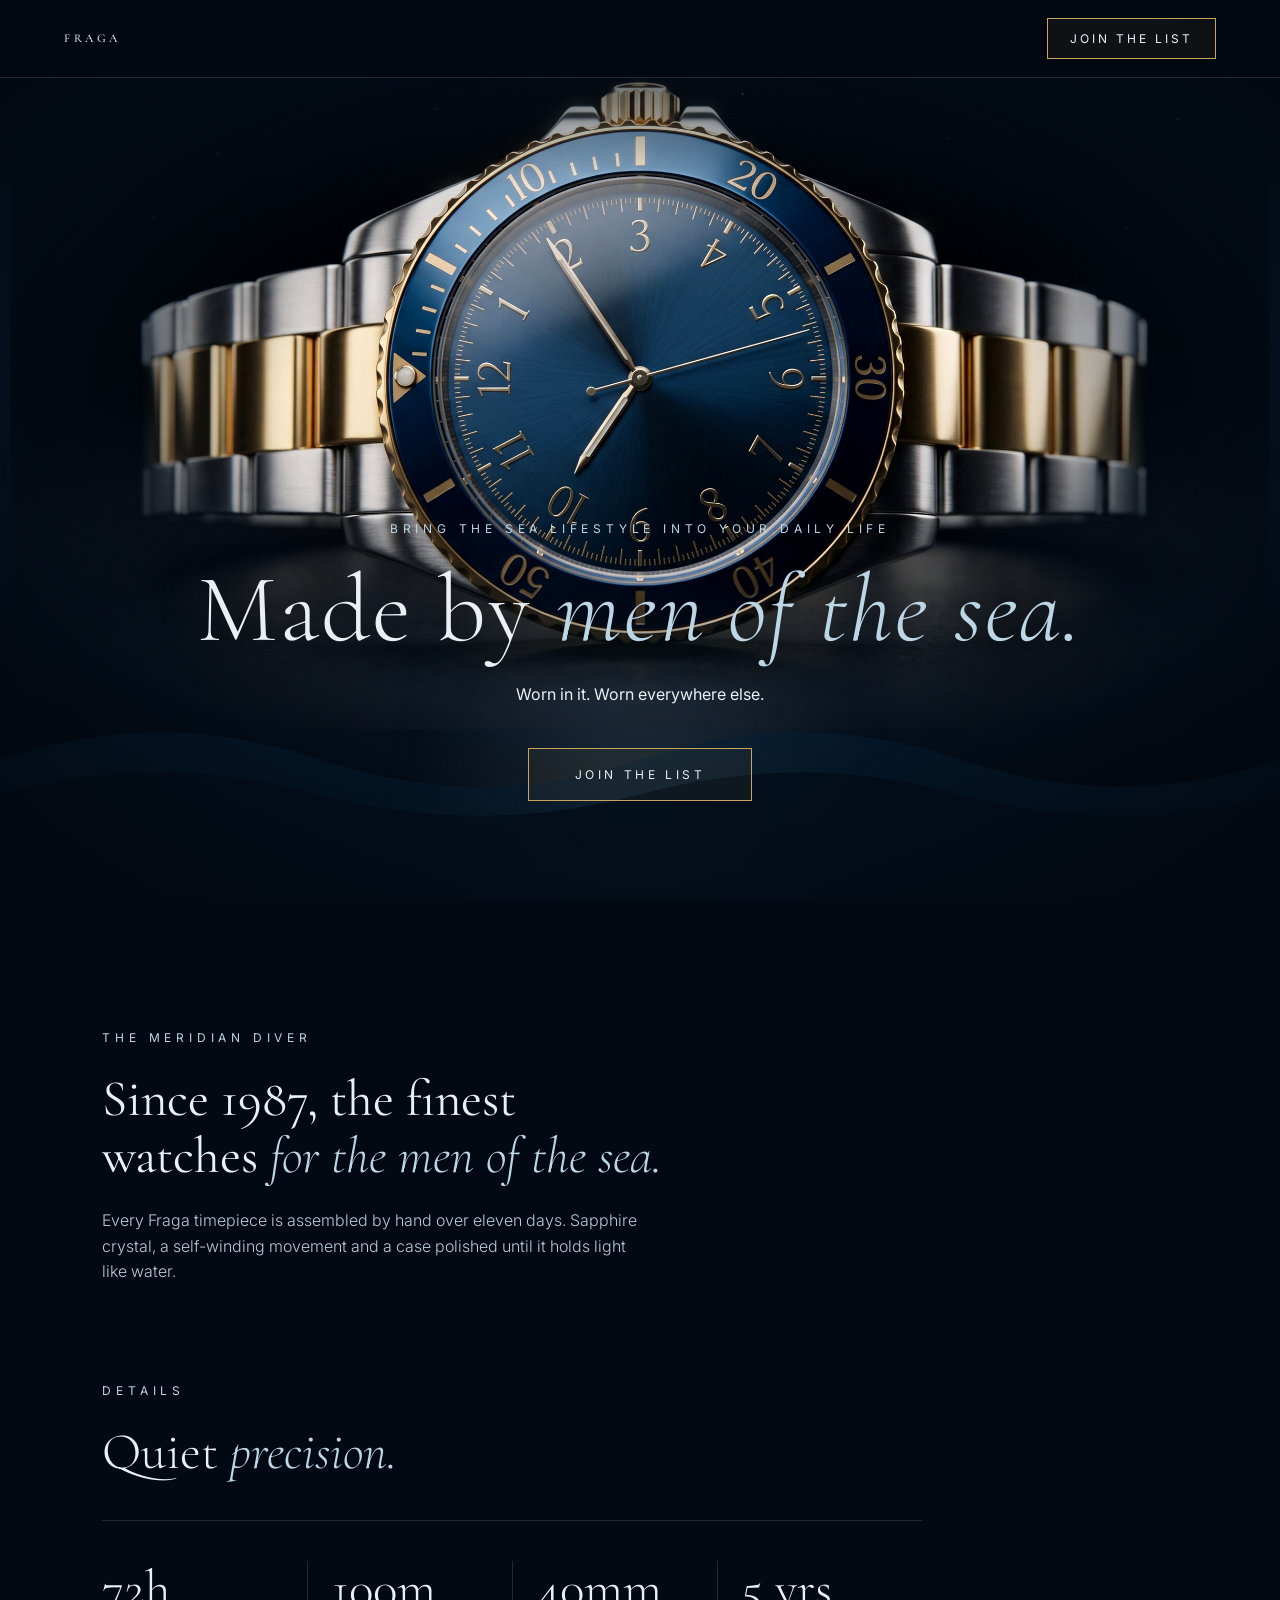
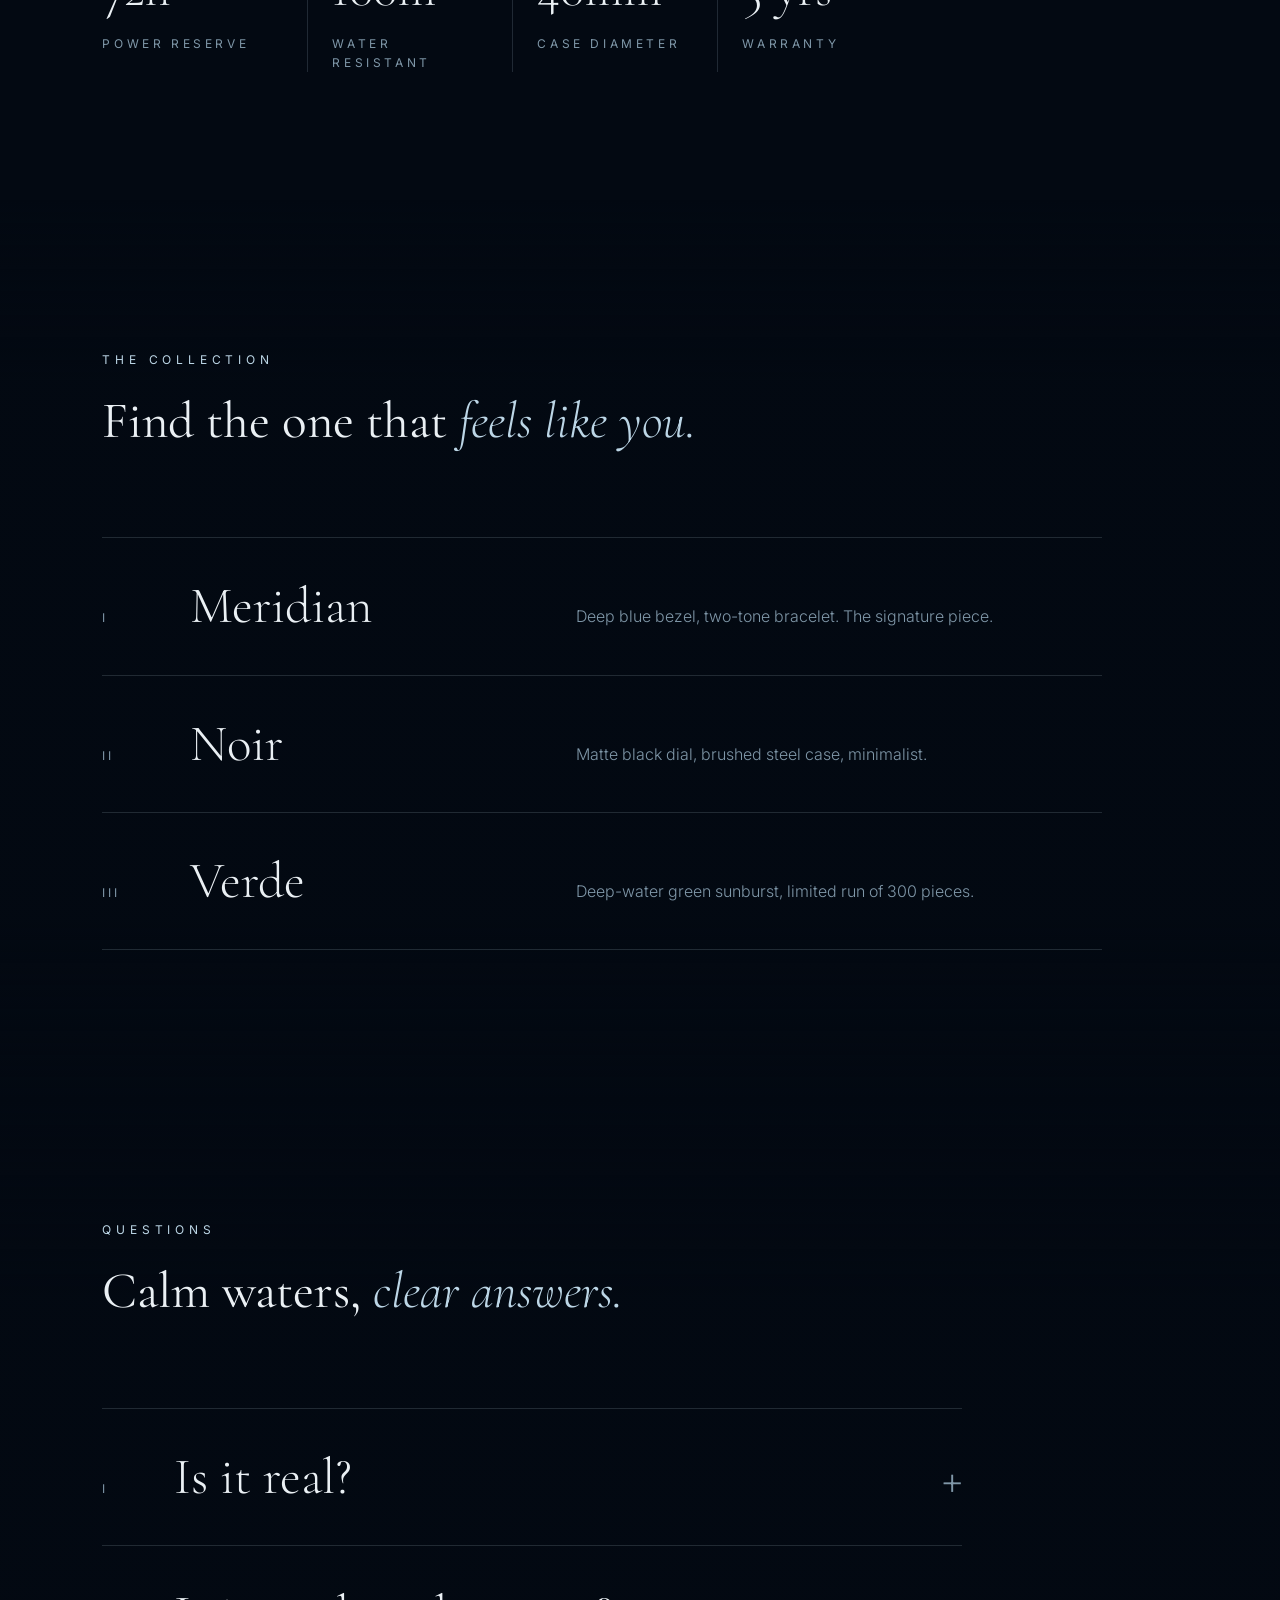
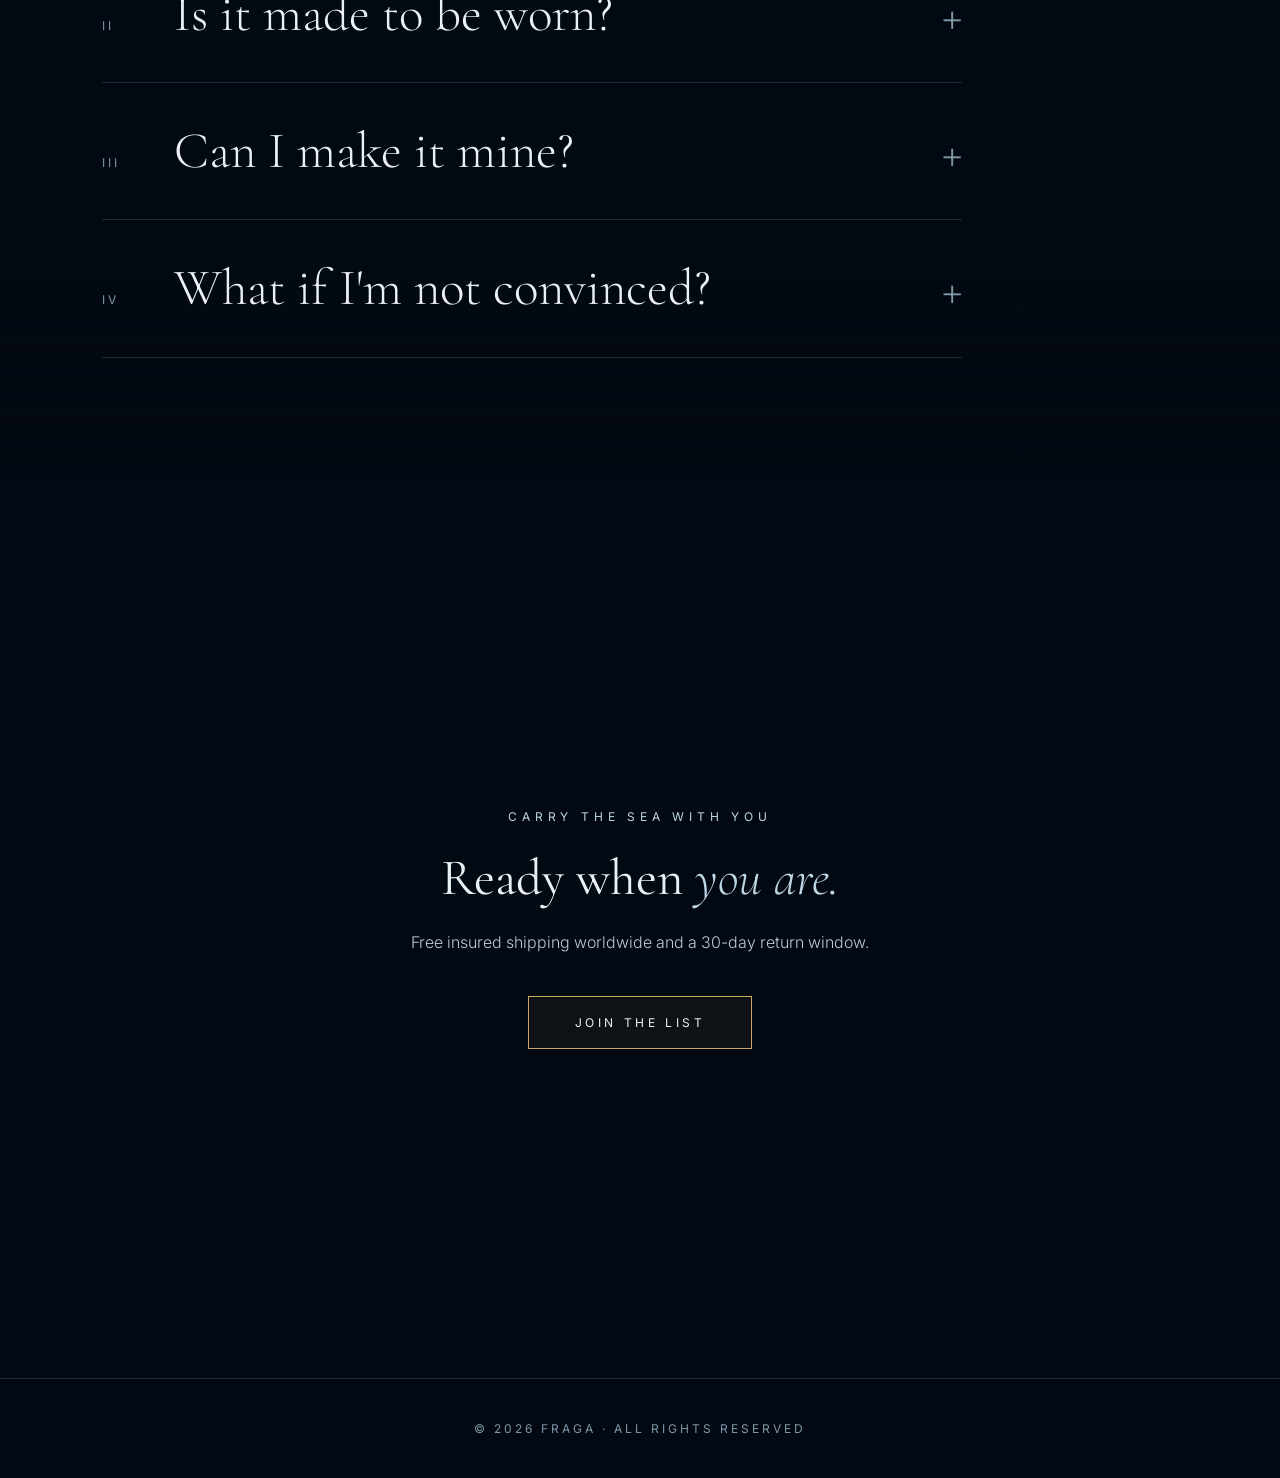
<file: index.html>
<!doctype html>
<html lang="en">
<head>
<meta charset="utf-8">
<meta name="viewport" content="width=device-width, initial-scale=1">
<title>Fraga — Watches of the Sea since 1987</title>
<meta name="description" content="Since 1987, Fraga has built hand-finished watches for men who live by the sea.">
<link rel="preconnect" href="https://fonts.googleapis.com"><link rel="preconnect" href="https://fonts.gstatic.com" crossorigin>
<link href="https://fonts.googleapis.com/css2?family=Cormorant+Garamond:ital,wght@0,300;0,400;1,300&family=Inter:wght@300;400;500&display=swap" rel="stylesheet">
<link rel="stylesheet" href="styles.css">
</head>
<body>

<!-- Fixed background: the watch over a night sea -->
<div id="stage" aria-hidden="true">
  <div id="stars"></div>
  <div id="moonlight"></div>
  <div id="watchWrap"><img src="watch.jpg" alt=""></div>
  <div id="sea">
    <svg class="w1" viewBox="0 0 2400 200" preserveAspectRatio="none"><path d="M0 70 Q150 20 300 70 T600 70 T900 70 T1200 70 T1500 70 T1800 70 T2100 70 T2400 70 V200 H0Z" fill="#07213a"/></svg>
    <svg class="w2" viewBox="0 0 2400 200" preserveAspectRatio="none"><path d="M0 90 Q150 50 300 90 T600 90 T900 90 T1200 90 T1500 90 T1800 90 T2100 90 T2400 90 V200 H0Z" fill="#040f1d"/></svg>
  </div>
  <div id="veil"></div>
</div>


<nav>
  <div class="logo serif"><a href="#">Fraga</a></div>
  <button type="button" class="nav-btn">Join the list</button>
</nav>

<main>
  <section class="hero">
    <p class="eyebrow reveal in">Bring the sea lifestyle into your daily life</p>
    <h1 class="serif reveal in d1">Made by <em>men of the sea.</em></h1>
    <p class="lead hero-sub reveal in d2">Worn in it. Worn everywhere else.</p>
    <button type="button" class="btn reveal in d3">Join the list</button>
  </section>

  <section id="story">
    <div class="panel">
      <p class="eyebrow reveal">The Meridian Diver</p>
      <h2 class="serif reveal d1">Since 1987, the finest watches <em>for the men of the sea.</em></h2>
      <p class="lead reveal d2">Every Fraga timepiece is assembled by hand over eleven days. Sapphire crystal, a self-winding movement and a case polished until it holds light like water.</p>
    </div>
    <div class="proof">
      <p class="eyebrow reveal">Details</p>
      <h3 class="serif reveal d1">Quiet <em>precision.</em></h3>
    </div>
    <div class="specs reveal d2">
      <div><b>72h</b><small>Power reserve</small></div>
      <div><b>100m</b><small>Water resistant</small></div>
      <div><b>40mm</b><small>Case diameter</small></div>
      <div><b>5 yrs</b><small>Warranty</small></div>
    </div>
  </section>

  <section id="collection" class="collection">
    <p class="eyebrow reveal">The Collection</p>
    <h2 class="serif reveal d1">Find the one that <em>feels like you.</em></h2>
    <div class="list">
      <article class="piece reveal d1">
        <span class="no">I</span><h3 class="serif">Meridian</h3>
        <p>Deep blue bezel, two-tone bracelet. The signature piece.</p>
      </article>
      <article class="piece reveal d2">
        <span class="no">II</span><h3 class="serif">Noir</h3>
        <p>Matte black dial, brushed steel case, minimalist.</p>
      </article>
      <article class="piece reveal d3">
        <span class="no">III</span><h3 class="serif">Verde</h3>
        <p>Deep-water green sunburst, limited run of 300 pieces.</p>
      </article>
    </div>
  </section>

  <section id="faq" class="faq">
    <p class="eyebrow reveal">Questions</p>
    <h2 class="serif reveal d1">Calm waters, <em>clear answers.</em></h2>
    <div class="faq-list">
      <details class="faq-item reveal d1">
        <summary><span class="no">I</span><h3 class="serif">Is it real?</h3><span class="plus">+</span></summary>
        <p>Yes. Every Fraga is assembled by hand in our workshop. Numbered certificate. Serial engraved on the case back. Registered to you before it leaves.</p>
      </details>
      <details class="faq-item reveal d2">
        <summary><span class="no">II</span><h3 class="serif">Is it made to be worn?</h3><span class="plus">+</span></summary>
        <p>Yes. Sapphire crystal. 100 m water resistance. Built for the deck, the water and the table after. Not for a drawer.</p>
      </details>
      <details class="faq-item reveal d3">
        <summary><span class="no">III</span><h3 class="serif">Can I make it mine?</h3><span class="plus">+</span></summary>
        <p>Engraving, dial, strap, case finish. Tell us what you want. Our watchmakers build it. Ready in six weeks.</p>
      </details>
      <details class="faq-item reveal d3">
        <summary><span class="no">IV</span><h3 class="serif">What if I'm not convinced?</h3><span class="plus">+</span></summary>
        <p>Wear it for 30 days. Return it, insured, for a full refund. No questions. We built it to be kept.</p>
      </details>
    </div>
  </section>

  <section id="contact" class="cta">
    <p class="eyebrow reveal">Carry the sea with you</p>
    <h2 class="serif reveal d1">Ready when <em>you are.</em></h2>
    <p class="lead reveal d2">Free insured shipping worldwide and a 30-day return window.</p>
    <button type="button" class="btn reveal d3">Join the list</button>
  </section>
</main>

<footer>© 2026 Fraga · All rights reserved</footer>

<script src="site.js"></script>
</body>
</html>
</file>
<file: styles.css>
:root {
  --bg: #030912;
  --fg: #eaf0f4;
  --muted: #7f97a8;
  --gold: #c9a45c;
  --lead: #b9cbd8;
  --moon: #bcd6e6;
  --line: rgba(188, 214, 230, .16);
}
* { box-sizing: border-box; margin: 0; padding: 0; }
html { scroll-behavior: smooth; }
body {
  background: var(--bg);
  color: var(--fg);
  font-family: "Inter", sans-serif;
  font-size: 16px;
  font-weight: 300;
  line-height: 1.6;
  overflow-x: hidden;
}
.serif { font-family: "Cormorant Garamond", serif; }

/* ---------- Fixed background: the watch over a night sea ---------- */
#stage {
  position: fixed; inset: 0; z-index: 0; overflow: hidden;
  background:
    radial-gradient(ellipse 90% 60% at 50% 38%, #0d2a44 0%, #06182b 45%, #030912 100%);
}
#stars {
  position: absolute; inset: 0 0 45% 0; opacity: .75;
  background-image:
    radial-gradient(1px 1px at 8% 12%, #fff, transparent),
    radial-gradient(1px 1px at 17% 31%, #cfe3ee, transparent),
    radial-gradient(1.5px 1.5px at 26% 8%, #fff, transparent),
    radial-gradient(1px 1px at 34% 22%, #cfe3ee, transparent),
    radial-gradient(1px 1px at 47% 6%, #fff, transparent),
    radial-gradient(1.5px 1.5px at 58% 19%, #fff, transparent),
    radial-gradient(1px 1px at 66% 10%, #cfe3ee, transparent),
    radial-gradient(1px 1px at 74% 28%, #fff, transparent),
    radial-gradient(1.5px 1.5px at 83% 14%, #fff, transparent),
    radial-gradient(1px 1px at 92% 24%, #cfe3ee, transparent),
    radial-gradient(1px 1px at 12% 44%, #cfe3ee, transparent),
    radial-gradient(1px 1px at 88% 46%, #fff, transparent);
  animation: twinkle 7s ease-in-out infinite alternate;
}
@keyframes twinkle { from { opacity: .45; } to { opacity: .85; } }
#moonlight { /* soft column of moonlight on the water */
  position: absolute; left: 50%; bottom: 0; width: 38vw; height: 55vh; transform: translateX(-50%);
  background: radial-gradient(ellipse at 50% 100%, rgba(188,214,230,.18), transparent 70%);
  filter: blur(24px);
  animation: shimmer 6s ease-in-out infinite alternate;
}
@keyframes shimmer { from { opacity: .55; transform: translateX(-50%) scaleX(.9); } to { opacity: 1; transform: translateX(-50%) scaleX(1.1); } }

#watchWrap {
  position: absolute; left: 0; right: 0; top: 3vh; height: 78vh;
  will-change: transform;
}
#watchWrap img {
  width: 100%; height: 100%; object-fit: contain; display: block;
  -webkit-mask-image: radial-gradient(ellipse 62% 58% at 50% 50%, #000 50%, transparent 100%);
          mask-image: radial-gradient(ellipse 62% 58% at 50% 50%, #000 50%, transparent 100%);
  mix-blend-mode: lighten;
  filter: saturate(1.05) contrast(1.04);
}
#sea { position: absolute; left: 0; right: 0; bottom: 0; height: 24vh; pointer-events: none; }
#sea svg { position: absolute; left: 0; bottom: 0; width: 200%; height: 100%; }
#sea .w1 { animation: drift 28s linear infinite; opacity: .55; }
#sea .w2 { animation: drift 40s linear infinite reverse; opacity: .85; bottom: -6%; }
@keyframes drift { to { transform: translateX(-50%); } }
#stage::after { /* vignette */
  content: ""; position: absolute; inset: 0; pointer-events: none;
  background: radial-gradient(ellipse at center, transparent 40%, rgba(2,6,12,.8) 100%);
}
#veil {
  position: absolute; inset: 0; z-index: 1;
  background: linear-gradient(180deg, #030912, #04101d); opacity: 0; pointer-events: none;
}
@media (orientation: portrait) {
  #watchWrap { top: 12vh; height: 50vh; }
  #watchWrap img { width: 190%; max-width: none; margin-left: -45%; }
}

/* ---------- Nav ---------- */
nav {
  position: fixed; top: 0; left: 0; right: 0; z-index: 10;
  display: flex; justify-content: space-between; align-items: center;
  padding: 18px clamp(20px, 5vw, 64px);
  background: rgba(3, 9, 18, .88);
  -webkit-backdrop-filter: blur(14px); backdrop-filter: blur(14px);
  border-bottom: 1px solid var(--line);
}
.logo { letter-spacing: .3em; text-transform: uppercase; font-size: 12px; font-weight: 500; }
.logo a { color: inherit; text-decoration: none; }
.nav-btn { font: inherit; font-size: 12px; font-weight: 400; letter-spacing: .25em; text-transform: uppercase; color: var(--fg); background: rgba(201,164,92,.06); border: 1px solid var(--gold); padding: 10px 22px; cursor: pointer; transition: background .35s, color .35s; }
.nav-btn:hover { background: var(--gold); color: #06121f; }

/* ---------- Content ---------- */
main { position: relative; z-index: 5; }
section {
  min-height: 100vh;
  display: flex; flex-direction: column; justify-content: center;
  padding: 120px clamp(24px, 8vw, 120px);
}
.hero { align-items: center; text-align: center; justify-content: flex-end; padding-bottom: 11vh; }
.hero .eyebrow { text-wrap: balance; }
.hero .hero-sub { margin-top: 24px; }
.eyebrow { font-size: 12px; font-weight: 400; letter-spacing: .4em; text-transform: uppercase; color: var(--moon); margin-bottom: 24px; }
h1 { font-size: clamp(48px, 8vw, 96px); font-weight: 300; line-height: 1; letter-spacing: .02em; text-shadow: 0 6px 40px rgba(0,0,0,.8); }
h1 em { color: var(--moon); font-style: italic; }
h2 { font-size: clamp(28px, 4vw, 56px); font-weight: 400; line-height: 1.1; margin-bottom: 24px; }
h2 em { color: var(--moon); font-style: italic; font-weight: 300; }
p.lead { font-size: 16px; color: var(--lead); max-width: 34em; }
.hero .hero-sub { color: var(--fg); font-weight: 400; max-width: none; }

.panel { max-width: 560px; }
.panel.right { margin-left: auto; text-align: right; }
.panel.right p.lead { margin-left: auto; }

/* Proof under the story claim: same Heading size as h2, lighter weight so it reads as support */
.proof { margin-top: 96px; }
.proof h3 { font-size: clamp(28px, 4vw, 56px); font-weight: 300; line-height: 1.1; }
.proof h3 em { color: var(--moon); font-style: italic; }
.proof + .specs { margin-top: 40px; }

/* Specs: open row, no boxes, hairlines only */
.specs { display: flex; flex-wrap: wrap; gap: 40px 0; margin-top: 64px; max-width: 820px; border-top: 1px solid var(--line); padding-top: 40px; }
.specs div { flex: 1 1 150px; padding: 0 24px; border-left: 1px solid var(--line); }
.specs div:first-child { padding-left: 0; border-left: 0; }
.specs b { display: block; font-family: "Cormorant Garamond", serif; font-weight: 300; font-size: clamp(28px, 4vw, 56px); line-height: 1.1; color: var(--fg); }
.specs small { display: block; margin-top: 16px; font-size: 12px; font-weight: 400; letter-spacing: .3em; text-transform: uppercase; color: var(--muted); }

/* Collection: editorial list, no cards */
.collection { background: linear-gradient(transparent, rgba(3,9,18,.88) 20%, rgba(3,9,18,.88) 80%, transparent); }
.list { margin-top: 64px; max-width: 1000px; border-top: 1px solid var(--line); }
.piece { display: grid; grid-template-columns: 64px 1.1fr 1.6fr; align-items: baseline; gap: 24px; padding: 40px 0; border-bottom: 1px solid var(--line); position: relative; transition: padding-left .5s cubic-bezier(.2,.7,.2,1); }
.piece::before { content: ""; position: absolute; left: 0; bottom: -1px; height: 1px; width: 0; background: linear-gradient(90deg, var(--moon), transparent); transition: width .7s cubic-bezier(.2,.7,.2,1); }
.piece:hover { padding-left: 16px; }
.piece:hover::before { width: 100%; }
.piece .no { font-size: 12px; font-weight: 400; letter-spacing: .25em; color: var(--muted); }
.piece h3 { font-size: clamp(28px, 4vw, 56px); font-weight: 300; line-height: 1.1; transition: color .4s; }
.piece:hover h3 { color: var(--moon); font-style: italic; }
.piece p { color: var(--muted); font-size: 16px; max-width: 28em; }

/* FAQ: hairline accordion, no boxes */
.faq { background: linear-gradient(transparent, rgba(3,9,18,.88) 20%, rgba(3,9,18,.88) 80%, transparent); }
.faq-list { margin-top: 64px; max-width: 860px; border-top: 1px solid var(--line); }
.faq-item { border-bottom: 1px solid var(--line); position: relative; }
.faq-item summary { list-style: none; cursor: pointer; display: grid; grid-template-columns: 56px 1fr 24px; align-items: baseline; gap: 16px; padding: 40px 0; }
.faq-item summary::-webkit-details-marker { display: none; }
.faq-item .no { font-size: 12px; font-weight: 400; letter-spacing: .25em; color: var(--muted); }
.faq-item h3 { font-size: clamp(28px, 4vw, 56px); font-weight: 300; line-height: 1.1; transition: color .4s; }
.faq-item summary:hover h3, .faq-item[open] h3 { color: var(--moon); }
.faq-item .plus { font-family: "Cormorant Garamond", serif; font-size: clamp(28px, 4vw, 56px); line-height: 1.1; color: var(--muted); text-align: right; transition: transform .4s; }
.faq-item[open] .plus { transform: rotate(45deg); }
.faq-item p { color: var(--muted); font-size: 16px; max-width: 38em; padding: 0 40px 40px 72px; }
@media (max-width: 700px) {
  .faq-item summary { grid-template-columns: 36px 1fr 24px; gap: 16px; padding: 24px 0; }
  .faq-item p { padding: 0 0 24px 52px; }
}

.cta { align-items: center; text-align: center; }
.btn { display: inline-block; margin-top: 40px; padding: 18px 46px; border: 1px solid var(--gold); background: rgba(201,164,92,.06); color: var(--fg); text-decoration: none; letter-spacing: .3em; text-transform: uppercase; font-size: 12px; font-family: inherit; font-weight: 400; cursor: pointer; transition: background .35s, color .35s; }
.btn:hover { background: var(--gold); color: #06121f; }
footer { position: relative; z-index: 5; text-align: center; padding: 40px 24px; font-size: 12px; font-weight: 400; letter-spacing: .25em; text-transform: uppercase; color: var(--muted); background: #030912; border-top: 1px solid var(--line); }

/* ---------- Scroll reveal ---------- */
.reveal { opacity: 0; transform: translateY(46px); transition: opacity 1.1s cubic-bezier(.2,.7,.2,1), transform 1.1s cubic-bezier(.2,.7,.2,1); }
.reveal.in { opacity: 1; transform: none; }
.reveal.d1 { transition-delay: .15s; } .reveal.d2 { transition-delay: .3s; } .reveal.d3 { transition-delay: .45s; }

@media (max-width: 700px) {
  nav { padding: 16px; }
  .logo { letter-spacing: .25em; }
  .nav-btn { letter-spacing: .2em; padding: 10px 16px; }
  .panel.right { text-align: left; margin-left: 0; }
  .panel.right p.lead { margin-left: 0; }
  section:not(.hero) { padding-top: 96px; }
  .specs div { flex-basis: 45%; padding: 0 16px; }
  .specs div:nth-child(odd) { padding-left: 0; border-left: 0; }
  .piece { grid-template-columns: 40px 1fr; gap: 8px 16px; padding: 40px 0; }
  .piece p { grid-column: 2; grid-row: 2; }
}
@media (prefers-reduced-motion: reduce) {
  html { scroll-behavior: auto; }
  .reveal { transition: none; opacity: 1; transform: none; }
}
</file>
